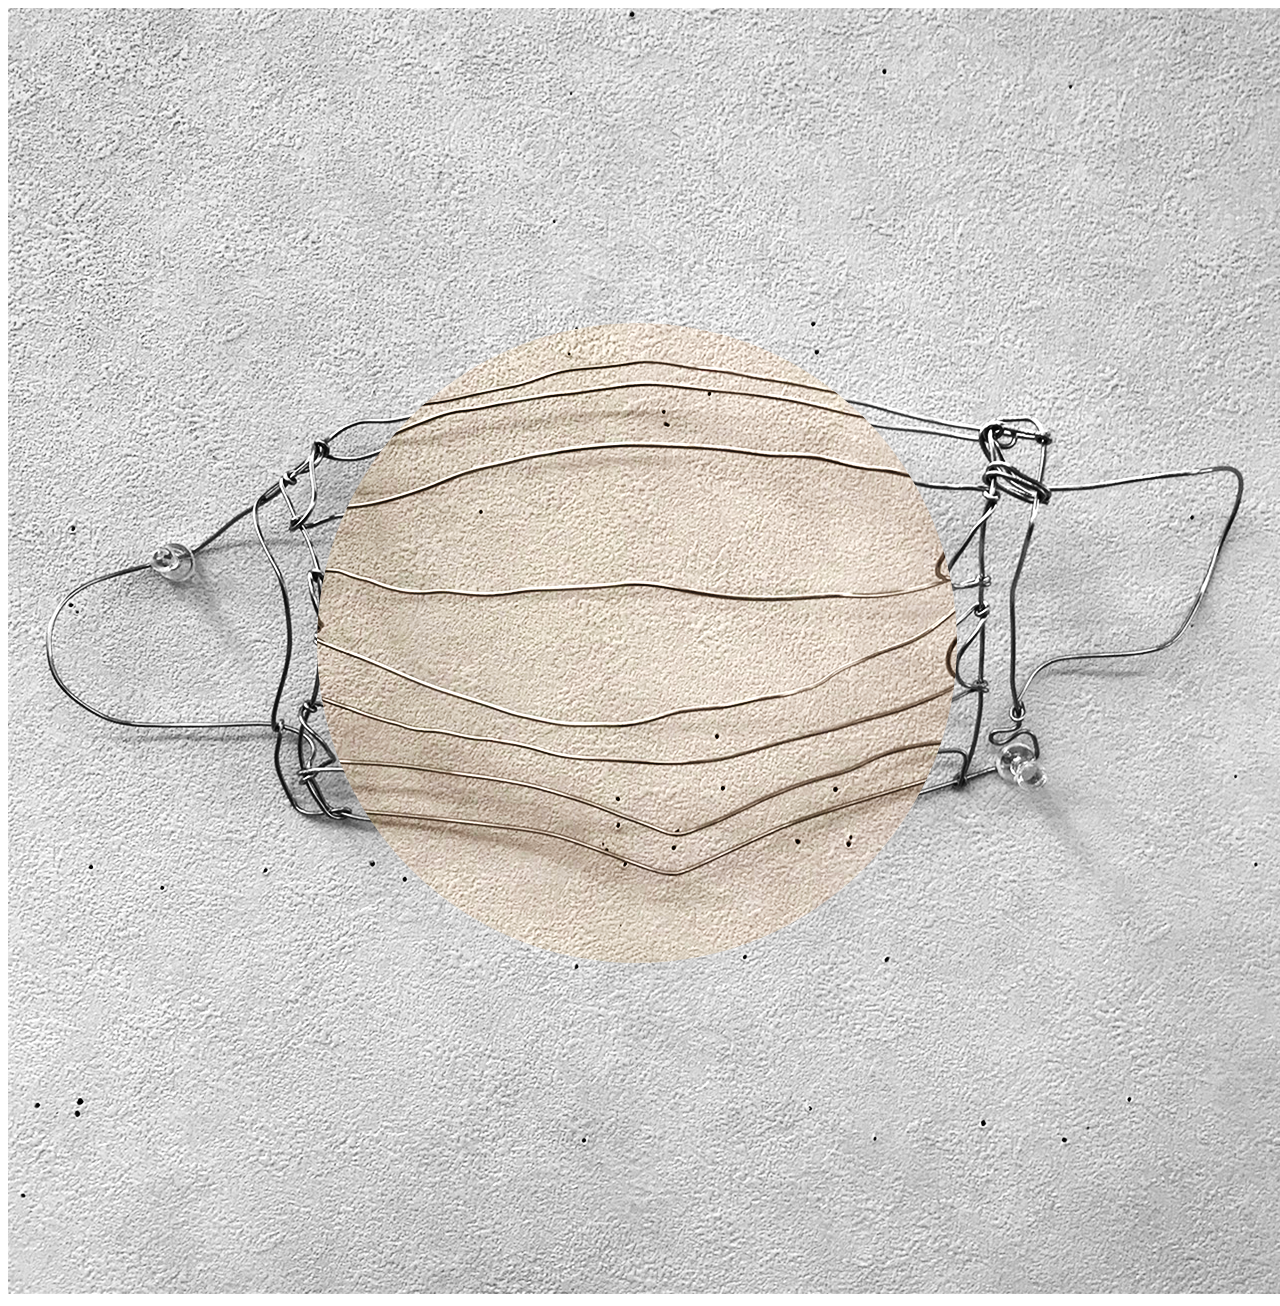
<file: _sample.html>
<!DOCTYPE html>
<html lang="ja">
  <head>
    <meta charset="UTF-8" />
    <meta http-equiv="X-UA-Compatible" content="IE=edge" />
    <meta name="viewport" content="width=device-width, initial-scale=1.0" />
    <title>Document</title>
    <style>
      .filter-img {
        filter: grayscale(100%);
      }
      .no-filter-img {
        position: absolute;
        top: 0;
        left: 0;
        clip-path: circle(25vw);
      }
    </style>
  </head>
  <body>
    <img src="images/img03_full.png" alt="" class="filter-img" />
    <img src="images/img03_full.png" alt="" class="no-filter-img" />
  </body>
</html>
</file>
